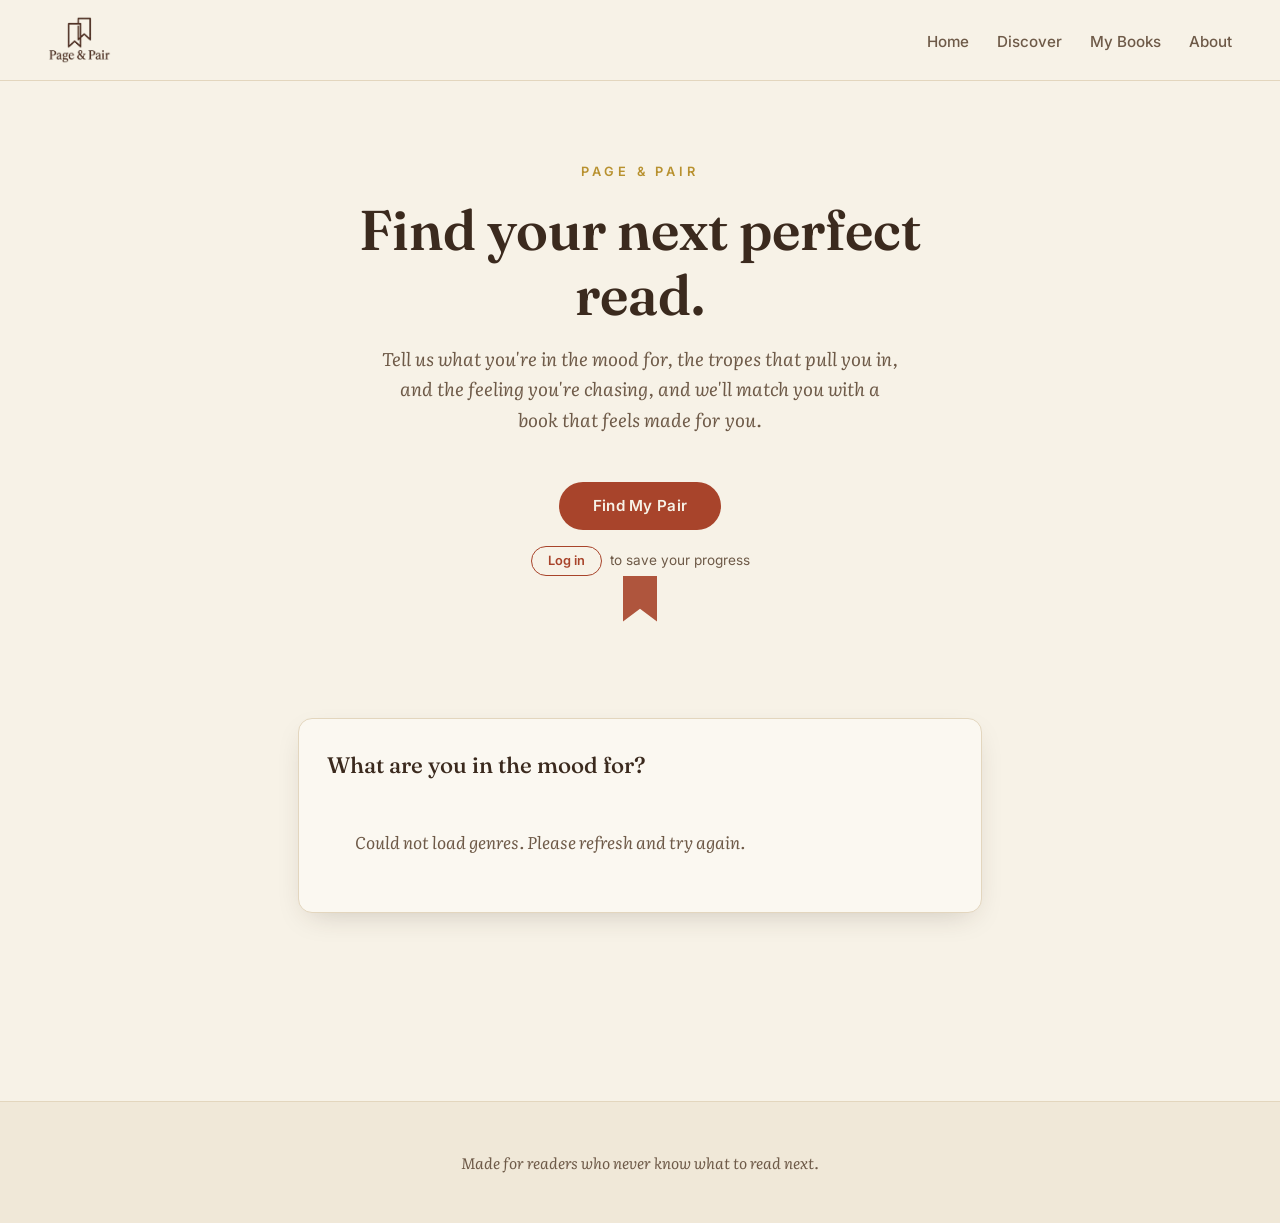
<file: index.html>
<!DOCTYPE html>
<html lang="en">
<head>
  <meta charset="UTF-8">
  <meta name="viewport" content="width=device-width, initial-scale=1.0">
  <title>Page & Pair — Find Your Perfect Read</title>
  <link rel="stylesheet" href="style.css">
  <script src="https://accounts.google.com/gsi/client" async defer></script>
</head>
<body>

  <header class="site-header">
    <a href="#home" class="logo">
      <img src="logo.png" alt="Page & Pair logo" class="logo-image">
    </a>
    <nav class="main-nav">
      <ul>
        <li><a href="#home">Home</a></li>
        <li><a href="#discover">Discover</a></li>
        <li><a href="my-books.html">My Books</a></li>
        <li><a href="#about">About</a></li>
      </ul>
    </nav>
  </header>

  <section class="hero" id="home">
    <p class="hero-brand">PAGE & PAIR</p>
    <h1 class="hero-heading">Find your next perfect read.</h1>
    <p class="hero-subtext">
      Tell us what you're in the mood for, the tropes that pull you in,
      and the feeling you're chasing, and we'll match you with a book
      that feels made for you.
    </p>
        <button class="primary-button" id="hero-cta-btn">Find My Pair</button>
    <p class="login-prompt">
      <button class="link-button" id="open-login-btn">Log in</button>
      to save your progress
    </p>
  </section>

  <!-- ===================== LOGIN / SIGNUP MODAL ===================== -->
  <div class="modal-overlay" id="auth-modal" hidden>
    <div class="modal-box" role="dialog" aria-modal="true" aria-labelledby="auth-modal-title">
      <button class="modal-close" id="auth-modal-close" aria-label="Close">&times;</button>

      <h2 class="modal-title" id="auth-modal-title">Log in</h2>
      <p class="modal-subtext" id="auth-modal-subtext">
        Save the books you've marked as read or not interested, across devices.
      </p>

      <div id="google-signin-button"></div>

      <p class="modal-divider"><span>or</span></p>

      <form id="auth-form">
        <label class="modal-field">
          Email
          <input type="email" id="auth-email" required>
        </label>
        <label class="modal-field">
          Password
          <input type="password" id="auth-password" required minlength="6">
        </label>
        <p class="modal-error" id="auth-error" hidden></p>
        <button type="submit" class="primary-button" id="auth-submit-btn">Log in</button>
      </form>

      <p class="modal-switch">
        <span id="auth-switch-text">Don't have an account?</span>
        <button class="link-button" id="auth-switch-btn">Sign up</button>
      </p>
    </div>
  </div>
  </section>

  <section class="questionnaire" id="discover">

    <!-- PAGE 1: genre (single choice). script.js fills #genre-options -->
    <div class="question-stage" id="stage-genre">
      <h2 class="question-heading">What are you in the mood for?</h2>
      <div class="options-group" id="genre-options"></div>
    </div>

    <!-- PAGE 2: tropes for the chosen genre (multi-select) -->
    <div class="question-stage" id="stage-tropes" hidden>
      <h2 class="question-heading">What kind of story pulls you in?</h2>
      <div class="options-group" id="trope-options"></div>
      <button class="primary-button" id="tropes-next-btn">Next</button>
      <button class="primary-button secondary-button" id="tropes-back-btn">Back</button>
    </div>

    <!-- PAGE 3: moods (multi-select) -->
    <div class="question-stage" id="stage-mood" hidden>
      <h2 class="question-heading">What feeling are you looking for?</h2>
      <div class="options-group" id="mood-options"></div>
      <button class="primary-button" id="find-pair-btn">Find My Pair</button>
      <button class="primary-button secondary-button" id="mood-back-btn">Back</button>
    </div>

  </section>

  <section class="recommendations" id="recommendations">
    <div class="recommendations-placeholder" id="recommendations-list"></div>
  </section>

  <footer class="site-footer" id="about">
    <p>Made for readers who never know what to read next.</p>
  </footer>

  <script src="script.js"></script>
</body>
</html>
</file>
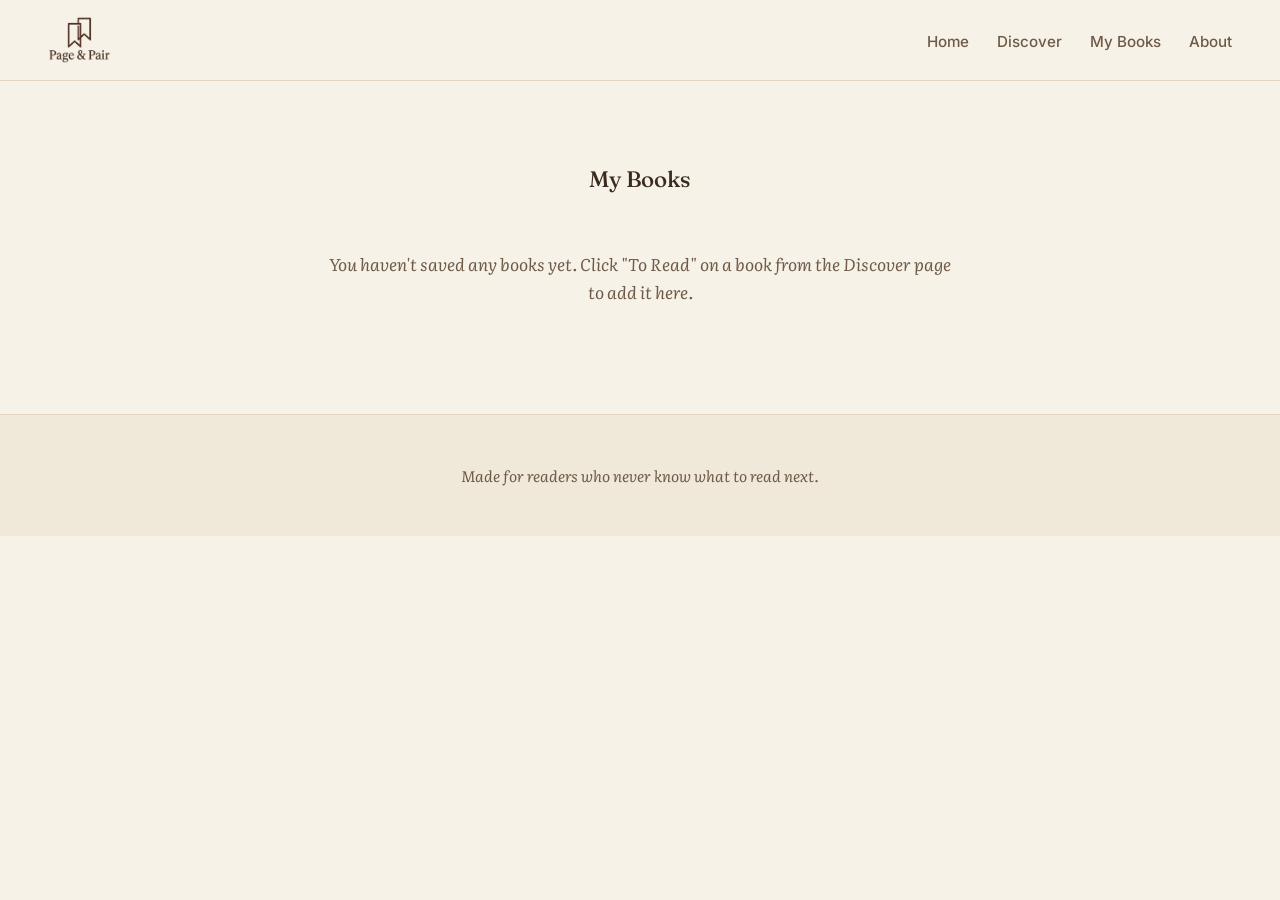
<file: my-books.html>
<!DOCTYPE html>
<html lang="en">
<head>
  <meta charset="UTF-8">
  <meta name="viewport" content="width=device-width, initial-scale=1.0">
  <title>My Books — Page & Pair</title>
  <link rel="stylesheet" href="style.css">
</head>
<body>

  <header class="site-header">
    <a href="index.html" class="logo">
      <img src="logo.png" alt="Page & Pair logo" class="logo-image">
    </a>
    <nav class="main-nav">
      <ul>
        <li><a href="index.html">Home</a></li>
        <li><a href="index.html#discover">Discover</a></li>
        <li><a href="my-books.html">My Books</a></li>
        <li><a href="index.html#about">About</a></li>
      </ul>
    </nav>
  </header>

  <section class="recommendations" style="padding-top: var(--space-xl);">
    <h2 class="question-heading" style="text-align: center; margin-bottom: 1.5rem;">My Books</h2>
    <div class="recommendations-placeholder" id="my-books-list"></div>
  </section>

  <footer class="site-footer">
    <p>Made for readers who never know what to read next.</p>
  </footer>

  <script src="my-books.js"></script>
</body>
</html>
</file>
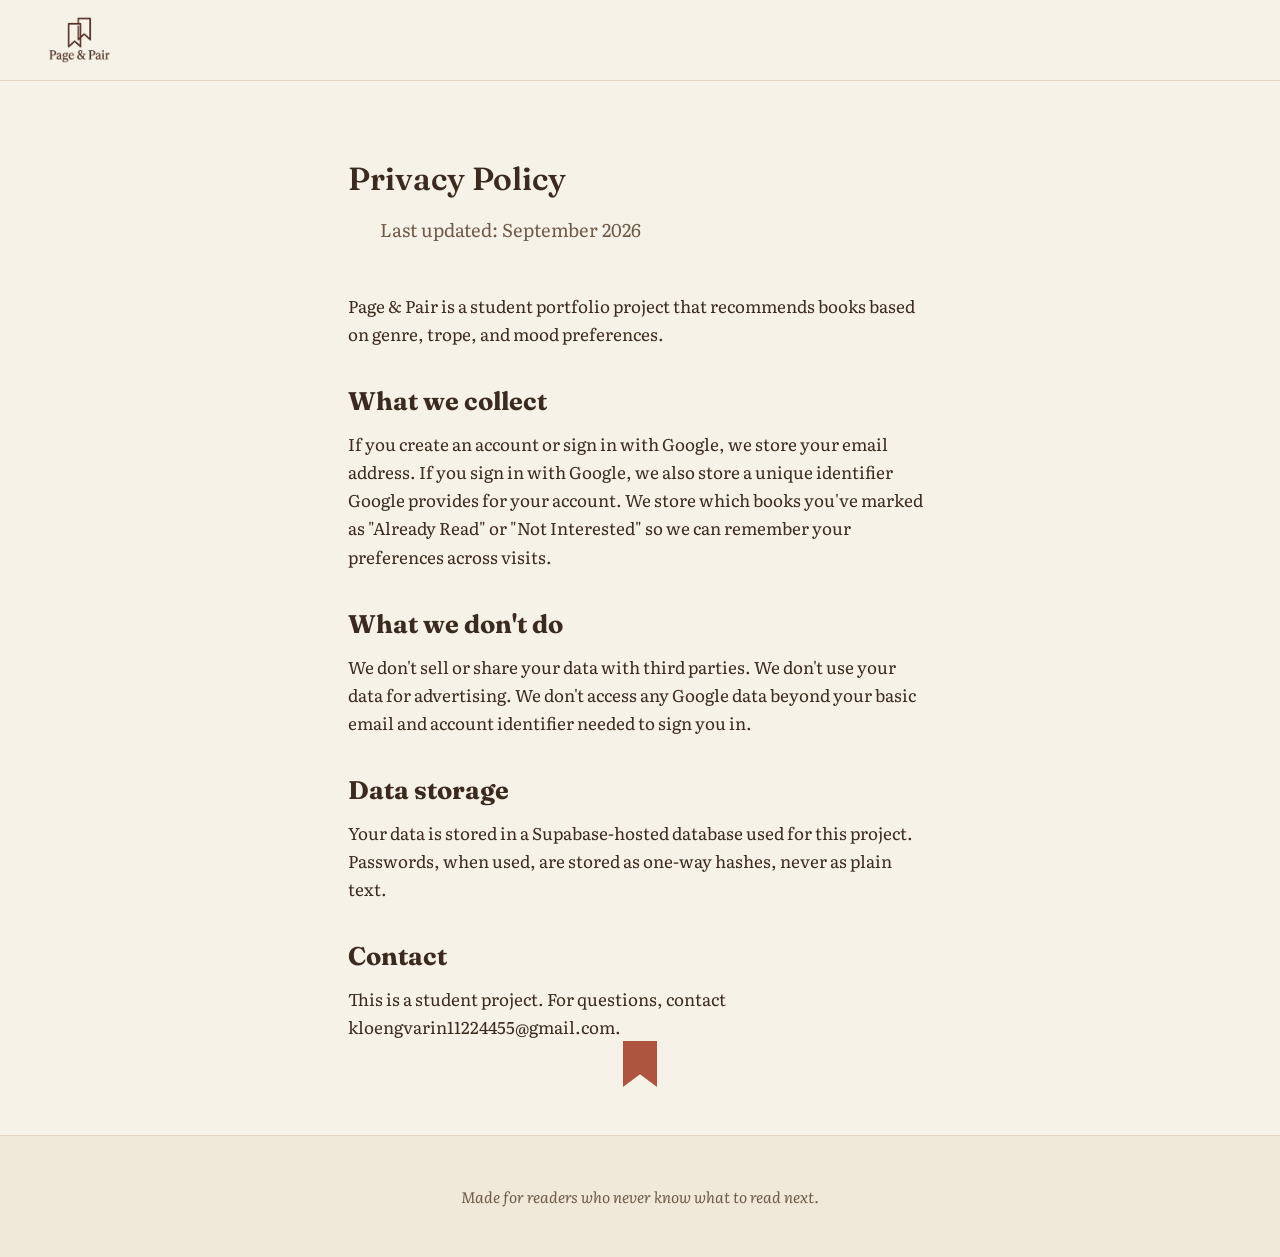
<file: privacy.html>
<!DOCTYPE html>
<html lang="en">
<head>
  <meta charset="UTF-8">
  <meta name="viewport" content="width=device-width, initial-scale=1.0">
  <title>Privacy Policy — Page & Pair</title>
  <link rel="stylesheet" href="style.css">
</head>
<body>
  <header class="site-header">
    <a href="index.html" class="logo">
      <img src="logo.png" alt="Page & Pair logo" class="logo-image">
    </a>
  </header>

  <section class="hero" style="text-align: left; max-width: 680px;">
    <h1 class="hero-heading" style="font-size: 2rem;">Privacy Policy</h1>
    <p class="hero-subtext" style="font-style: normal; text-align: left;">Last updated: September 2026</p>

    <p style="margin-top: 1.5rem;">Page & Pair is a student portfolio project that recommends books based on genre, trope, and mood preferences.</p>

    <h2 style="font-family: var(--font-display); margin-top: 2rem; margin-bottom: 0.5rem;">What we collect</h2>
    <p>If you create an account or sign in with Google, we store your email address. If you sign in with Google, we also store a unique identifier Google provides for your account. We store which books you've marked as "Already Read" or "Not Interested" so we can remember your preferences across visits.</p>

    <h2 style="font-family: var(--font-display); margin-top: 2rem; margin-bottom: 0.5rem;">What we don't do</h2>
    <p>We don't sell or share your data with third parties. We don't use your data for advertising. We don't access any Google data beyond your basic email and account identifier needed to sign you in.</p>

    <h2 style="font-family: var(--font-display); margin-top: 2rem; margin-bottom: 0.5rem;">Data storage</h2>
    <p>Your data is stored in a Supabase-hosted database used for this project. Passwords, when used, are stored as one-way hashes, never as plain text.</p>

    <h2 style="font-family: var(--font-display); margin-top: 2rem; margin-bottom: 0.5rem;">Contact</h2>
    <p>This is a student project. For questions, contact <a href="mailto:kloengvarin11224455@gmail.com">kloengvarin11224455@gmail.com</a>.</p>
  </section>

  <footer class="site-footer">
    <p>Made for readers who never know what to read next.</p>
  </footer>
</body>
</html>
</file>
<file: style.css>
/* ==========================================================================
   PAGE & PAIR — STYLESHEET
   ==========================================================================
   Design direction: an independent bookstore, not a tech dashboard.
   Warm cream paper, deep brown ink, a whimsical-but-tidy display serif,
   and a "ribbon bookmark" motif borrowed from the logo used as the
   site's one signature decorative detail (see .ribbon-divider below).
   ========================================================================== */

/* --------------------------------------------------------------------------
   0. FONTS
   We use three typefaces, each with a clear job:
   - Fraunces  → display/headings (characterful, slightly whimsical serif)
   - Literata  → body text (an editorial serif built for long reading)
   - Inter     → small UI text: nav, labels, buttons, tags
   -------------------------------------------------------------------------- */
@import url('https://fonts.googleapis.com/css2?family=Fraunces:opsz,wght@9..144,400;9..144,500;9..144,600;9..144,700&family=Literata:ital,wght@0,400;0,500;1,400&family=Inter:wght@400;500;600&display=swap');

/* --------------------------------------------------------------------------
   1. DESIGN TOKENS (CSS custom properties)
   Keeping every color, font, and spacing value here means the whole site's
   look can be adjusted by changing values in ONE place.
   -------------------------------------------------------------------------- */
:root {
  /* Colors — pulled from the Page & Pair logo (cream + chocolate brown) */
  --color-bg: #F7F2E7;          /* main page background, warm cream */
  --color-bg-alt: #F0E8D8;      /* slightly deeper cream, for alternating sections */
  --color-card: #FBF8F1;        /* card background, a touch lighter than the page */
  --color-ink: #3B2A1E;         /* primary text color, deep chocolate brown */
  --color-ink-soft: #6E5A48;    /* secondary text, softer brown */
  --color-border: #E3D6BE;      /* hairline borders / dividers */
  --color-accent: #A8442B;      /* rust/terracotta — buttons, match %, emphasis */
  --color-accent-dark: #7E3220; /* accent hover / pressed state */
  --color-gold: #B8912F;        /* soft gold — small decorative accents */

  /* Fonts */
  --font-display: 'Fraunces', Georgia, serif;
  --font-body: 'Literata', Georgia, serif;
  --font-ui: 'Inter', -apple-system, sans-serif;

  /* Spacing scale */
  --space-xs: 0.5rem;
  --space-sm: 1rem;
  --space-md: 1.75rem;
  --space-lg: 3rem;
  --space-xl: 5rem;

  /* Shape */
  --radius-card: 14px;
  --radius-pill: 999px;

  /* Shadow — kept soft and warm, no cold gray drop-shadows */
  --shadow-card: 0 10px 30px -12px rgba(59, 42, 30, 0.25);
}

/* --------------------------------------------------------------------------
   2. RESET / BASE STYLES
   A light reset so every browser starts from the same baseline.
   -------------------------------------------------------------------------- */
* {
  box-sizing: border-box;
  margin: 0;
  padding: 0;
}

html {
  scroll-behavior: smooth;
}

body {
  background-color: var(--color-bg);
  color: var(--color-ink);
  font-family: var(--font-body);
  font-size: 1.0625rem;
  line-height: 1.65;
  -webkit-font-smoothing: antialiased;
}

img {
  max-width: 100%;
  display: block;
}

a {
  color: inherit;
  text-decoration: none;
}

ul {
  list-style: none;
}

/* Respect users who prefer less motion */
@media (prefers-reduced-motion: reduce) {
  html {
    scroll-behavior: auto;
  }
  * {
    animation-duration: 0.001ms !important;
    transition-duration: 0.001ms !important;
  }
}

/* Consistent, visible focus ring for keyboard users (accessibility) */
a:focus-visible,
button:focus-visible,
input:focus-visible {
  outline: 2px solid var(--color-accent);
  outline-offset: 3px;
  border-radius: 4px;
}

/* --------------------------------------------------------------------------
   3. SHARED / UTILITY STYLES
   -------------------------------------------------------------------------- */
.primary-button {
  display: inline-block;
  background-color: var(--color-accent);
  color: var(--color-bg);
  font-family: var(--font-ui);
  font-weight: 600;
  font-size: 0.95rem;
  letter-spacing: 0.02em;
  padding: 0.9rem 2.1rem;
  border: none;
  border-radius: var(--radius-pill);
  cursor: pointer;
  transition: background-color 0.2s ease, transform 0.15s ease;
}

.primary-button:hover {
  background-color: var(--color-accent-dark);
  transform: translateY(-1px);
}

.primary-button:active {
  transform: translateY(0);
}

/* --------------------------------------------------------------------------
   4. HEADER / NAVIGATION
   -------------------------------------------------------------------------- */
.site-header {
  position: sticky;
  top: 0;
  z-index: 10;
  display: flex;
  align-items: center;
  justify-content: space-between;
  padding: var(--space-sm) var(--space-lg);
  background-color: var(--color-bg);
  border-bottom: 1px solid var(--color-border);
}

.logo {
  display: inline-flex;
  align-items: center;
}

.logo-image {
  height: 48px;
  width: auto;
}

.main-nav ul {
  display: flex;
  gap: var(--space-md);
}

.main-nav a {
  font-family: var(--font-ui);
  font-size: 0.95rem;
  font-weight: 500;
  color: var(--color-ink-soft);
  position: relative;
  padding-bottom: 4px;
  transition: color 0.2s ease;
}

.main-nav a:hover {
  color: var(--color-accent);
}

/* Small underline flourish on hover instead of a generic color-only change */
.main-nav a::after {
  content: "";
  position: absolute;
  left: 0;
  bottom: 0;
  width: 0;
  height: 1px;
  background-color: var(--color-accent);
  transition: width 0.25s ease;
}

.main-nav a:hover::after {
  width: 100%;
}

/* --------------------------------------------------------------------------
   5. HERO SECTION
   -------------------------------------------------------------------------- */
.hero {
  max-width: 720px;
  margin: 0 auto;
  padding: var(--space-xl) var(--space-lg) var(--space-lg);
  text-align: center;
}

.hero-brand {
  font-family: var(--font-ui);
  font-size: 0.8rem;
  font-weight: 600;
  letter-spacing: 0.3em;
  color: var(--color-gold);
  margin-bottom: var(--space-sm);
}

.hero-heading {
  font-family: var(--font-display);
  font-weight: 600;
  font-size: clamp(2.25rem, 5vw, 3.5rem);
  line-height: 1.15;
  color: var(--color-ink);
  margin-bottom: var(--space-sm);
}

.hero-subtext {
  font-family: var(--font-body);
  font-style: italic;
  font-size: 1.15rem;
  color: var(--color-ink-soft);
  max-width: 520px;
  margin: 0 auto var(--space-lg);
}

/* --------------------------------------------------------------------------
   5b. RIBBON DIVIDER — the site's signature decorative element.
   A small torn-ribbon shape echoing the two bookmarks in the Page & Pair
   logo, used to mark the seam between the hero and the questionnaire
   instead of a plain horizontal line.
   -------------------------------------------------------------------------- */
.hero::after {
  content: "";
  display: block;
  width: 34px;
  height: 46px;
  margin: 0 auto;
  background-color: var(--color-accent);
  /* Notch the bottom edge into a bookmark "V" using a clip-path */
  clip-path: polygon(0 0, 100% 0, 100% 100%, 50% 72%, 0 100%);
  opacity: 0.9;
}

/* --------------------------------------------------------------------------
   6. QUESTIONNAIRE SECTION
   -------------------------------------------------------------------------- */
.questionnaire {
  max-width: 780px;
  margin: 0 auto;
  padding: var(--space-lg) var(--space-lg) var(--space-xl);
}

.question-stage {
  background-color: var(--color-card);
  border: 1px solid var(--color-border);
  border-radius: var(--radius-card);
  padding: var(--space-md);
  margin-bottom: var(--space-md);
  box-shadow: var(--shadow-card);
}

.question-heading {
  font-family: var(--font-display);
  font-weight: 500;
  font-size: 1.4rem;
  color: var(--color-ink);
  margin-bottom: var(--space-sm);
}

/* Small label above each cluster of tropes (e.g. "Fantasy & magic").
   Kept quiet on purpose — it organizes the 81 tropes without competing
   with the main question heading above it. */
.trope-group-label {
  font-family: var(--font-ui);
  font-weight: 600;
  font-size: 0.75rem;
  letter-spacing: 0.12em;
  text-transform: uppercase;
  color: var(--color-gold);
  margin: var(--space-md) 0 0.6rem;
}

.trope-group-label:first-of-type {
  margin-top: var(--space-sm);
}

.options-group {
  display: flex;
  flex-wrap: wrap;
  gap: 0.65rem;
}

/* Each option is a checkbox + label pair. We visually hide the native
   checkbox and style the <label> itself as a soft pill/tag, which reads
   as "choosing a mood" rather than "filling out a form". */
.option-choice {
  display: inline-flex;
  align-items: center;
  font-family: var(--font-ui);
  font-size: 0.9rem;
  font-weight: 500;
  color: var(--color-ink-soft);
  background-color: var(--color-bg);
  border: 1px solid var(--color-border);
  border-radius: var(--radius-pill);
  padding: 0.55rem 1.1rem;
  cursor: pointer;
  transition: background-color 0.2s ease, border-color 0.2s ease, color 0.2s ease;
}

.option-choice input {
  /* Visually hidden, but still present for keyboard/screen-reader users */
  position: absolute;
  width: 1px;
  height: 1px;
  overflow: hidden;
  clip: rect(0 0 0 0);
  white-space: nowrap;
}

.option-choice:hover {
  border-color: var(--color-accent);
  color: var(--color-ink);
}

/* Style the pill differently once its checkbox is checked */
.option-choice:has(input:checked) {
  background-color: var(--color-accent);
  border-color: var(--color-accent);
  color: var(--color-bg);
}

/* Keep a visible focus ring on the pill itself when its checkbox is
   keyboard-focused (since the checkbox itself is visually hidden) */
.option-choice:has(input:focus-visible) {
  outline: 2px solid var(--color-accent);
  outline-offset: 3px;
}

#find-pair-btn {
  display: block;
  margin: var(--space-lg) auto 0;
}

/* --------------------------------------------------------------------------
   7. RECOMMENDATIONS SECTION
   -------------------------------------------------------------------------- */
.recommendations {
  max-width: 780px;
  margin: 0 auto;
  padding: 0 var(--space-lg) var(--space-xl);
  min-height: 4rem; /* keeps layout stable before JS populates results */
}

.recommendations-placeholder {
  display: grid;
  gap: var(--space-md);
}

/* Each recommended book is a horizontal card: cover on the left,
   title/author/score/reasons on the right. */
.book-card {
  display: flex;
  gap: var(--space-md);
  background-color: var(--color-card);
  border: 1px solid var(--color-border);
  border-radius: var(--radius-card);
  padding: var(--space-md);
  box-shadow: var(--shadow-card);
  position: relative;
}

.book-rank {
  position: absolute;
  top: var(--space-sm);
  right: var(--space-md);
  font-family: var(--font-display);
  font-weight: 600;
  font-size: 1rem;
  color: var(--color-gold);
}

.book-cover {
  width: 96px;
  height: 144px;
  object-fit: cover;
  border-radius: 6px;
  box-shadow: var(--shadow-card);
  flex-shrink: 0;
  background-color: var(--color-bg-alt); /* shows while the image loads */
}

.book-info {
  flex: 1;
  min-width: 0; /* keeps long titles from overflowing the flex row */
}

.book-title {
  font-family: var(--font-display);
  font-weight: 600;
  font-size: 1.25rem;
  color: var(--color-ink);
  margin-bottom: 0.15rem;
}

.book-author {
  font-family: var(--font-body);
  font-style: italic;
  font-size: 0.95rem;
  color: var(--color-ink-soft);
  margin-bottom: 0.5rem;
}

.match-score {
  display: inline-block;
  font-family: var(--font-ui);
  font-weight: 600;
  font-size: 0.85rem;
  color: var(--color-accent);
  background-color: var(--color-bg);
  border: 1px solid var(--color-border);
  border-radius: var(--radius-pill);
  padding: 0.25rem 0.75rem;
  margin-bottom: 0.75rem;
}

.reason-list {
  display: flex;
  flex-wrap: wrap;
  gap: 0.4rem 0.8rem;
  font-family: var(--font-ui);
  font-size: 0.85rem;
}

.reason-match {
  color: var(--color-ink);
}

.reason-miss {
  color: var(--color-ink-soft);
  opacity: 0.6;
  text-decoration: line-through;
}

.empty-message {
  font-family: var(--font-body);
  font-style: italic;
  color: var(--color-ink-soft);
  text-align: center;
  padding: var(--space-md);
}

@media (max-width: 640px) {
  .book-card {
    flex-direction: column;
  }

  .book-cover {
    width: 100%;
    height: 220px;
  }
}

/* --------------------------------------------------------------------------
   8. FOOTER
   -------------------------------------------------------------------------- */
.site-footer {
  text-align: center;
  padding: var(--space-lg);
  background-color: var(--color-bg-alt);
  border-top: 1px solid var(--color-border);
  font-family: var(--font-body);
  font-style: italic;
  font-size: 0.95rem;
  color: var(--color-ink-soft);
}

/* --------------------------------------------------------------------------
   9. RESPONSIVE — mobile
   -------------------------------------------------------------------------- */
@media (max-width: 640px) {
  .site-header {
    padding: var(--space-sm) var(--space-md);
    flex-direction: column;
    gap: var(--space-xs);
  }

  .main-nav ul {
    gap: var(--space-sm);
  }

  .hero,
  .questionnaire,
  .recommendations {
    padding-left: var(--space-md);
    padding-right: var(--space-md);
  }

  .hero {
    padding-top: var(--space-lg);
  }

  .question-stage {
    padding: var(--space-sm);
  }
}

/* Smaller Next/Back buttons, with room above so they don't crowd the pills */
#tropes-next-btn,
#tropes-back-btn,
#find-pair-btn,
#mood-back-btn {
  font-size: 0.85rem;
  padding: 0.6rem 1.5rem;
  margin-top: var(--space-md);
}

/* Outline style for Back buttons, so they read as the lesser action */
.secondary-button {
  background-color: transparent;
  color: var(--color-accent);
  border: 1px solid var(--color-accent);
  margin-left: var(--space-sm);
}

.secondary-button:hover {
  background-color: var(--color-bg-alt);
}

/* Already Read / Not Interested buttons on each book card */
.card-actions {
  display: flex;
  gap: 0.6rem;
  margin-top: 0.75rem;
}

.card-action-btn {
  font-family: var(--font-ui);
  font-size: 0.8rem;
  font-weight: 500;
  color: var(--color-ink-soft);
  background-color: var(--color-bg);
  border: 1px solid var(--color-border);
  border-radius: var(--radius-pill);
  padding: 0.4rem 0.9rem;
  cursor: pointer;
  transition: background-color 0.2s ease, color 0.2s ease;
}

.card-action-btn:hover {
  background-color: var(--color-bg-alt);
  color: var(--color-accent);
}
/* --------------------------------------------------------------------------
   10. LOGIN PROMPT (below hero button)
   -------------------------------------------------------------------------- */
.login-prompt {
  margin-top: var(--space-sm);
  display: flex;
  align-items: center;
  justify-content: center;
  gap: 0.5rem;
  font-family: var(--font-ui);
  font-size: 0.85rem;
  color: var(--color-ink-soft);
}

.link-button {
  display: inline-block;
  background-color: transparent;
  border: 1px solid var(--color-accent);
  color: var(--color-accent);
  font-family: var(--font-ui);
  font-size: 0.8rem;
  font-weight: 600;
  padding: 0.4rem 1rem;
  border-radius: var(--radius-pill);
  cursor: pointer;
  transition: background-color 0.2s ease, color 0.2s ease;
}

.link-button:hover {
  background-color: var(--color-accent);
  color: var(--color-bg);
}

/* --------------------------------------------------------------------------
   11. LOGIN / SIGNUP MODAL
   -------------------------------------------------------------------------- */
.modal-overlay[hidden] {
  display: none;
}
   .modal-overlay {
  position: fixed;
  inset: 0;
  background-color: rgba(59, 42, 30, 0.45);
  display: flex;
  align-items: center;
  justify-content: center;
  z-index: 100;
  padding: var(--space-md);
}

.modal-box {
  position: relative;
  background-color: var(--color-card);
  border-radius: var(--radius-card);
  box-shadow: var(--shadow-card);
  padding: var(--space-lg) var(--space-md) var(--space-md);
  width: 100%;
  max-width: 380px;
}

.modal-close {
  position: absolute;
  top: var(--space-sm);
  right: var(--space-sm);
  background: none;
  border: none;
  font-size: 1.5rem;
  line-height: 1;
  color: var(--color-ink-soft);
  cursor: pointer;
}

.modal-close:hover {
  color: var(--color-ink);
}

.modal-title {
  font-family: var(--font-display);
  font-weight: 600;
  font-size: 1.5rem;
  color: var(--color-ink);
  margin-bottom: 0.4rem;
}

.modal-subtext {
  font-family: var(--font-body);
  font-size: 0.9rem;
  color: var(--color-ink-soft);
  margin-bottom: var(--space-md);
}

.modal-field {
  display: block;
  font-family: var(--font-ui);
  font-size: 0.85rem;
  font-weight: 500;
  color: var(--color-ink-soft);
  margin-bottom: var(--space-sm);
}

.modal-field input {
  display: block;
  width: 100%;
  margin-top: 0.3rem;
  padding: 0.6rem 0.8rem;
  font-family: var(--font-ui);
  font-size: 0.95rem;
  color: var(--color-ink);
  background-color: var(--color-bg);
  border: 1px solid var(--color-border);
  border-radius: 8px;
}

.modal-field input:focus-visible {
  outline: 2px solid var(--color-accent);
  outline-offset: 1px;
}

.modal-error {
  font-family: var(--font-ui);
  font-size: 0.85rem;
  color: var(--color-accent);
  margin-bottom: var(--space-sm);
}

#auth-submit-btn {
  width: 100%;
  margin-top: var(--space-xs);
}

.modal-switch {
  margin-top: var(--space-md);
  text-align: center;
  font-family: var(--font-ui);
  font-size: 0.85rem;
  color: var(--color-ink-soft);
}

.modal-divider {
  display: flex;
  align-items: center;
  text-align: center;
  font-family: var(--font-ui);
  font-size: 0.8rem;
  color: var(--color-ink-soft);
  margin: var(--space-sm) 0;
}

.modal-divider::before,
.modal-divider::after {
  content: "";
  flex: 1;
  border-bottom: 1px solid var(--color-border);
}

.modal-divider span {
  padding: 0 0.75rem;
}

.nav-link-btn {
  background: none;
  border: none;
  padding: 0;
  font: inherit;
  cursor: pointer;
  font-family: var(--font-ui);
  font-size: 0.95rem;
  font-weight: 500;
  color: var(--color-ink-soft);
  position: relative;
  padding-bottom: 4px;
  transition: color 0.2s ease;
}

.nav-link-btn:hover {
  color: var(--color-accent);
}

.nav-link-btn::after {
  content: "";
  position: absolute;
  left: 0;
  bottom: 0;
  width: 0;
  height: 1px;
  background-color: var(--color-accent);
  transition: width 0.25s ease;
}

.nav-link-btn:hover::after {
  width: 100%;
}
</file>
